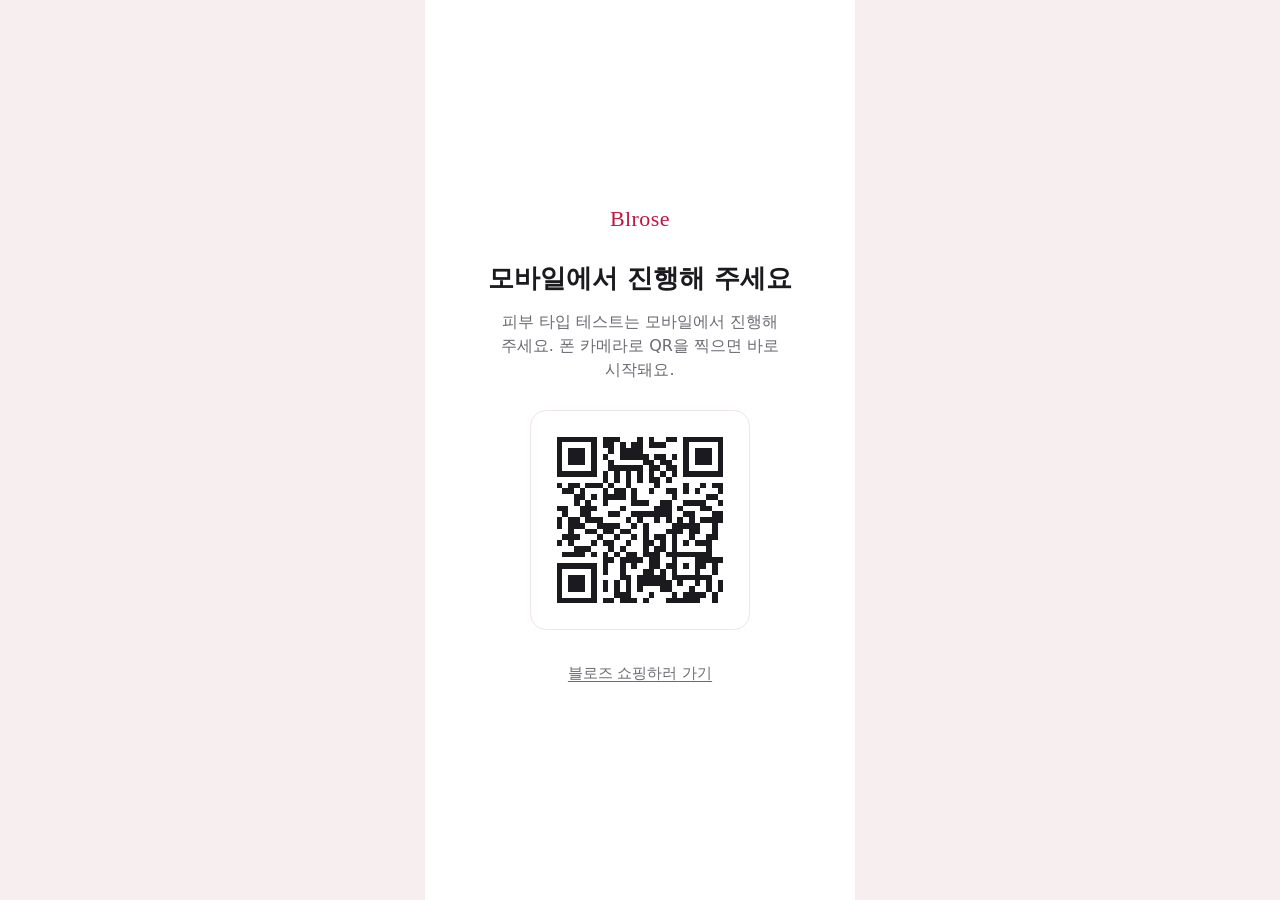
<file: index.html>
<!DOCTYPE html>
<html lang="ko">
<head>
<meta charset="utf-8">
<meta name="robots" content="noindex">
<title>블로즈 피부 타입 테스트</title>
<script>location.replace('skintest/' + location.search + location.hash);</script>
<noscript><meta http-equiv="refresh" content="0; url=skintest/"></noscript>
</head>
<body><a href="skintest/">피부 타입 테스트로 이동</a></body>
</html>
</file>
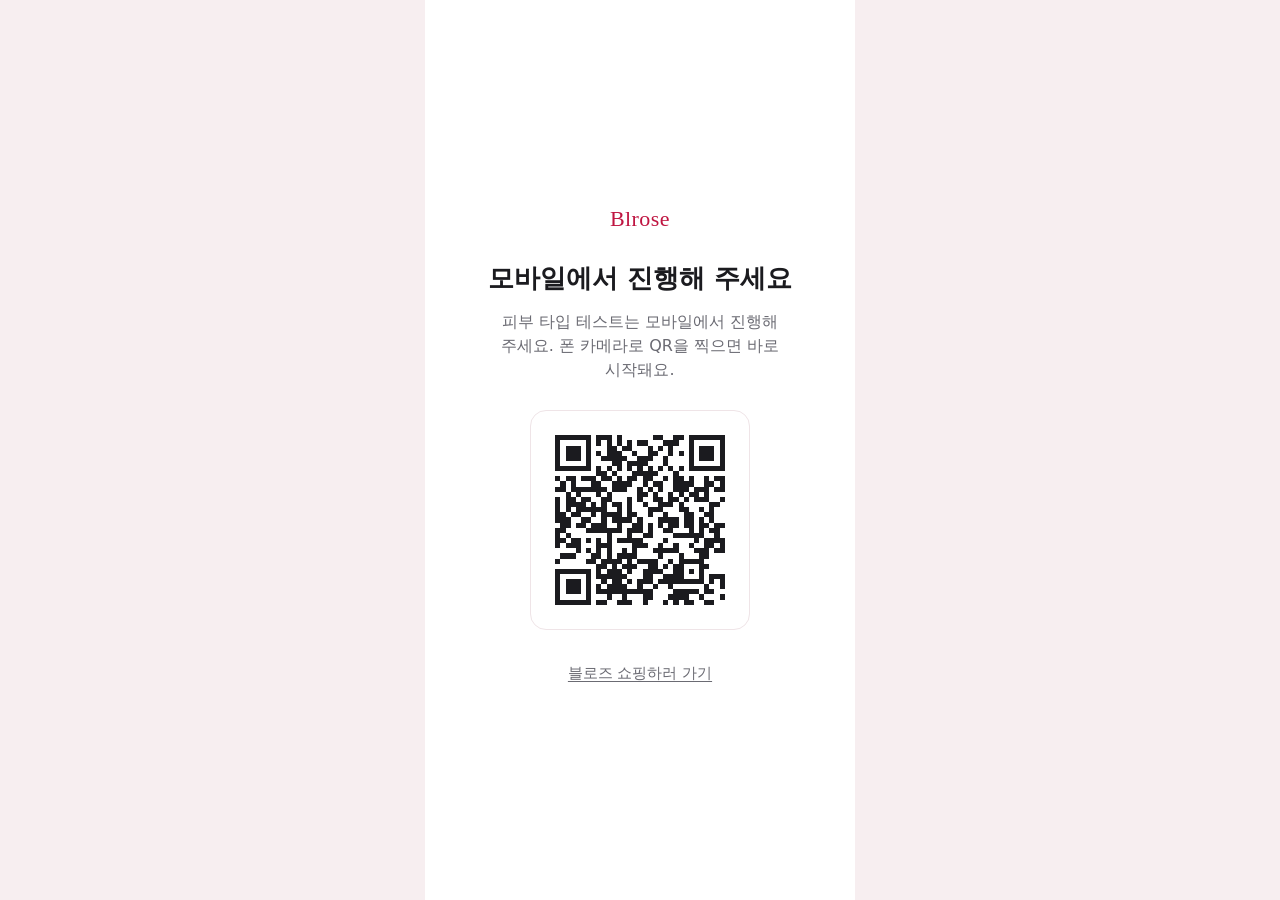
<file: skintest/index.html>
<!DOCTYPE html>
<html lang="ko">
<head>
<meta charset="utf-8">
<meta name="viewport" content="width=device-width, initial-scale=1, viewport-fit=cover">
<title>피부 타입 테스트 | 블로즈 BLROSE</title>
<meta name="description" content="내 피부 타입, 30초 테스트로 알아보세요. 10개 질문으로 피부 타입과 맞춤 루틴을 알려드려요.">
<meta name="robots" content="noindex">
<meta name="theme-color" content="#ffffff">
<meta name="format-detection" content="telephone=no">
<meta property="og:title" content="블로즈 피부 타입 테스트">
<meta property="og:description" content="내 피부 타입, 30초 테스트로 알아보세요">
<link rel="stylesheet" href="css/skintest.css?v=0.1.1">
</head>
<body>

<!-- 카페24 로그인 상태 모듈: 로그인했을 때만 아래 표시가 페이지에 남는다.
     (시제품 환경에서는 이 표시를 무시하고 ?login=1 로 판별한다) -->
<div module="Layout_stateLogon" hidden><span id="skintest-logon-flag"></span></div>

<div id="app" class="app">

  <!-- ───────── S0 PC 안내 ───────── -->
  <section id="s0" class="screen screen--pc" aria-labelledby="s0-title">
    <div class="pc-card">
      <p class="wordmark" data-wordmark>Blrose</p>
      <h1 id="s0-title" class="pc-title">모바일에서 진행해 주세요</h1>
      <p class="pc-desc" data-copy="pcGuide"></p>
      <div id="qr-box" class="qr-box" role="img" aria-label="현재 주소 QR코드"></div>
      <a class="text-link" data-shop-link href="https://blrose.co.kr/">블로즈 쇼핑하러 가기</a>
    </div>
  </section>

  <!-- ───────── S1 인트로 ───────── -->
  <section id="s1" class="screen" aria-labelledby="s1-title">
    <header class="topbar"><p class="wordmark" data-wordmark>Blrose</p></header>
    <div class="intro">
      <p class="eyebrow">SKIN TYPE TEST</p>
      <h1 id="s1-title" class="headline">내 피부 타입,<br><em>30초</em>면 알 수 있어요</h1>
      <p class="lead">10개 질문에 답하면 피부 타입과<br>나에게 맞는 스킨케어 루틴을 알려드려요.</p>
      <ul class="meta-chips">
        <li>문항 10개</li>
        <li>약 30초</li>
        <li>사진 체크는 선택</li>
      </ul>
      <div class="intro-art" aria-hidden="true">
        <svg viewBox="0 0 200 200"><circle cx="100" cy="100" r="88" fill="#FBEFF2"/><path d="M100 38C100 38 58 88 58 118a42 42 0 0 0 84 0C142 88 100 38 100 38Z" fill="#fff" stroke="#BF1541" stroke-width="4"/><path d="M82 122a18 18 0 0 0 18 18" fill="none" stroke="#E5BCC8" stroke-width="5" stroke-linecap="round"/><circle cx="150" cy="62" r="7" fill="#E5BCC8"/><circle cx="46" cy="140" r="5" fill="#E5BCC8"/></svg>
      </div>
    </div>
    <div class="bottom">
      <button type="button" id="btn-start" class="btn btn--primary">테스트 시작</button>
      <button type="button" id="btn-last" class="text-link" hidden>지난 결과 다시 보기</button>
      <p class="disclaimer" data-copy="disclaimer"></p>
    </div>
  </section>

  <!-- ───────── S2 문진 ───────── -->
  <section id="s2" class="screen" aria-live="polite">
    <header class="topbar topbar--quiz">
      <button type="button" id="btn-back" class="icon-btn" aria-label="이전 문항">
        <svg viewBox="0 0 24 24" width="24" height="24"><path d="M15 5l-7 7 7 7" fill="none" stroke="currentColor" stroke-width="2" stroke-linecap="round" stroke-linejoin="round"/></svg>
      </button>
      <div class="progress" role="progressbar" aria-valuemin="1" aria-valuemax="10" aria-valuenow="1" id="progress">
        <div class="progress__bar" id="progress-bar"></div>
      </div>
      <p class="progress__count" id="progress-count">1/10</p>
    </header>
    <div class="quiz">
      <p class="quiz__no" id="q-no">Q1</p>
      <h2 class="quiz__text" id="q-text"></h2>
      <div class="options" id="q-options"></div>
    </div>
  </section>

  <!-- ───────── S3 사진(선택) ───────── -->
  <section id="s3" class="screen" aria-labelledby="s3-title">
    <!-- 3-1 안내 -->
    <div id="photo-intro" class="photo-step">
      <header class="topbar"><p class="wordmark" data-wordmark>Blrose</p><span class="badge">선택</span></header>
      <div class="photo-intro">
        <h2 id="s3-title" class="headline headline--sm">사진으로 한 번 더<br>체크할까요?</h2>
        <p class="lead">얼굴 사진으로 볼 붉은기·T존 윤기·톤을<br>참고 지표로 확인해요. 건너뛰어도 결과는 같아요.</p>
        <ul class="guide-list" aria-label="촬영 가이드">
          <li><span class="guide-ico" aria-hidden="true">☀</span><div><strong>밝은 곳에서 찍어 주세요</strong><small>창가나 조명 아래처럼 얼굴이 환하게 보이는 곳을 권장해요</small></div></li>
          <li><span class="guide-ico" aria-hidden="true">◎</span><div><strong>정면을 바라봐 주세요</strong><small>얼굴이 가이드 선 안에 들어오게 맞춰 주세요</small></div></li>
          <li><span class="guide-ico" aria-hidden="true">✦</span><div><strong>맨얼굴을 권장해요</strong><small>화장을 한 상태에서는 지표가 다르게 나올 수 있어요</small></div></li>
        </ul>
        <div class="notice notice--privacy">
          <svg viewBox="0 0 24 24" width="20" height="20" aria-hidden="true"><path d="M7 10V8a5 5 0 0 1 10 0v2M6 10h12v10H6z" fill="none" stroke="currentColor" stroke-width="2" stroke-linejoin="round"/></svg>
          <p><strong data-copy="photoPrivacy"></strong><br>서버로 보내지 않고, 분석이 끝나면 바로 지워요.</p>
        </div>
        <p class="hint">[촬영하기]를 누르면 카메라 사용 허용을 물어봐요. 카메라는 참고 지표를 확인하는 데만 쓰고, 촬영이 끝나면 바로 꺼져요.</p>
      </div>
      <div class="bottom">
        <button type="button" id="btn-photo" class="btn btn--primary">촬영하기</button>
        <button type="button" class="btn btn--ghost" data-photo-skip>건너뛰기</button>
      </div>
    </div>

    <!-- 3-2 카메라 -->
    <div id="photo-camera" class="photo-step photo-step--camera" hidden>
      <div class="camera">
        <video id="camera-video" playsinline muted autoplay></video>
        <svg class="camera__guide" viewBox="0 0 100 140" preserveAspectRatio="xMidYMid meet" aria-hidden="true">
          <ellipse cx="50" cy="64" rx="31" ry="42" fill="none" stroke="#fff" stroke-width="0.8" stroke-dasharray="3 2"/>
        </svg>
        <p class="camera__tip" id="camera-tip">밝은 곳에서, 얼굴을 선 안에 맞추고 정면을 바라봐 주세요</p>
        <p class="camera__privacy" data-copy="photoPrivacy"></p>
        <div class="camera__busy" id="camera-busy" hidden><span class="spinner"></span><p>참고 지표를 확인하고 있어요</p></div>
      </div>
      <div class="camera-controls">
        <p class="camera-msg" id="camera-msg" role="alert"></p>
        <button type="button" id="btn-shutter" class="shutter" aria-label="촬영"><span></span></button>
        <button type="button" class="text-link text-link--light" data-photo-skip>건너뛰기</button>
      </div>
    </div>

    <!-- 3-3 대체 촬영 (카메라가 열리지 않을 때) -->
    <div id="photo-file" class="photo-step" hidden>
      <header class="topbar"><p class="wordmark" data-wordmark>Blrose</p><span class="badge">선택</span></header>
      <div class="photo-intro">
        <h2 class="headline headline--sm">카메라를 바로 열 수 없어요</h2>
        <p class="lead">폰 기본 카메라로 찍어서 확인할 수 있어요.<br>밝은 곳에서 정면으로, 얼굴이 크게 나오게 찍어 주세요.</p>
        <div class="notice notice--privacy">
          <svg viewBox="0 0 24 24" width="20" height="20" aria-hidden="true"><path d="M7 10V8a5 5 0 0 1 10 0v2M6 10h12v10H6z" fill="none" stroke="currentColor" stroke-width="2" stroke-linejoin="round"/></svg>
          <p><strong data-copy="photoPrivacy"></strong></p>
        </div>
        <p class="camera-msg camera-msg--dark" id="file-msg" role="alert"></p>
        <div class="file-busy" id="file-busy" hidden><span class="spinner spinner--rose"></span><p>참고 지표를 확인하고 있어요</p></div>
      </div>
      <div class="bottom">
        <label class="btn btn--primary" id="file-label">
          폰 카메라로 찍기
          <input type="file" id="file-input" accept="image/*" capture="user" class="visually-hidden">
        </label>
        <button type="button" class="btn btn--ghost" data-photo-skip>건너뛰기</button>
      </div>
    </div>
  </section>

  <!-- ───────── S4 분석 중 ───────── -->
  <section id="s4" class="screen screen--center">
    <div class="loader" aria-hidden="true"><span></span><span></span><span></span></div>
    <p class="loader-text" role="status">피부 타입을 정리하고 있어요</p>
  </section>

  <!-- ───────── S5 무료 결과 ───────── -->
  <section id="s5" class="screen screen--result">
    <header class="topbar"><p class="wordmark" data-wordmark>Blrose</p></header>
    <div class="result-hero" data-result-hero></div>
    <div class="card" data-result-photo hidden></div>

    <h3 class="section-title">가입하면 볼 수 있어요</h3>
    <ul class="locked-list">
      <li class="locked"><span class="lock" aria-hidden="true"></span><div><strong>상세 리포트</strong><small>내 타입의 케어 방향과 집중 케어 포인트</small></div></li>
      <li class="locked"><span class="lock" aria-hidden="true"></span><div><strong>아침·저녁 맞춤 루틴</strong><small>내 타입에 맞는 사용 순서와 추천 제품</small></div></li>
      <li class="locked"><span class="lock" aria-hidden="true"></span><div><strong>신규가입 <span data-coupon="amount"></span> 쿠폰</strong><small><span data-coupon="condition"></span> · <span data-coupon="period"></span></small></div></li>
    </ul>

    <div class="sub-actions">
      <button type="button" class="btn btn--ghost" data-share>결과 공유</button>
      <a class="text-link" id="link-member" href="#">이미 회원이에요</a>
      <button type="button" class="text-link" data-retry>다시 하기</button>
    </div>
    <p class="disclaimer" data-copy="disclaimer"></p>

    <div class="sticky-cta">
      <a id="btn-signup" class="btn btn--primary" href="#">가입하고 전체 결과 보기</a>
    </div>
  </section>

  <!-- ───────── S6 전체 결과 ───────── -->
  <section id="s6" class="screen screen--result">
    <header class="topbar"><p class="wordmark" data-wordmark>Blrose</p></header>
    <div class="coupon-banner" id="coupon-banner" hidden></div>
    <div class="result-hero" data-result-hero></div>
    <div class="card" data-result-photo hidden></div>

    <h3 class="section-title">상세 리포트</h3>
    <div class="card" id="report"></div>

    <h3 class="section-title">맞춤 루틴</h3>
    <ol class="routine" id="routine"></ol>

    <h3 class="section-title">추천 제품</h3>
    <div class="products" id="products"></div>
    <div id="set-card"></div>

    <div class="sub-actions">
      <button type="button" class="btn btn--ghost" data-share>결과 공유</button>
      <button type="button" class="text-link" data-retry>다시 하기</button>
    </div>
    <p class="disclaimer" data-copy="disclaimer"></p>
  </section>

  <!-- ───────── 공유 링크로 들어온 사람 ───────── -->
  <section id="s-share" class="screen screen--result">
    <header class="topbar"><p class="wordmark" data-wordmark>Blrose</p></header>
    <p class="eyebrow eyebrow--center">친구의 피부 타입</p>
    <div class="result-hero" id="share-hero"></div>
    <div class="bottom">
      <p class="lead lead--center">내 피부 타입도 30초면 알 수 있어요</p>
      <button type="button" id="btn-share-start" class="btn btn--primary">나도 해보기</button>
      <p class="disclaimer" data-copy="disclaimer"></p>
    </div>
  </section>

</div>

<div id="toast" class="toast" role="status" aria-live="polite"></div>

<script src="js/config.js?v=0.1.1"></script>
<script src="js/pixel.js?v=0.1.1"></script>
<script src="js/photo.js?v=0.1.1"></script>
<script src="js/qr.js?v=0.1.1"></script>
<script src="js/app.js?v=0.1.1"></script>
</body>
</html>
</file>
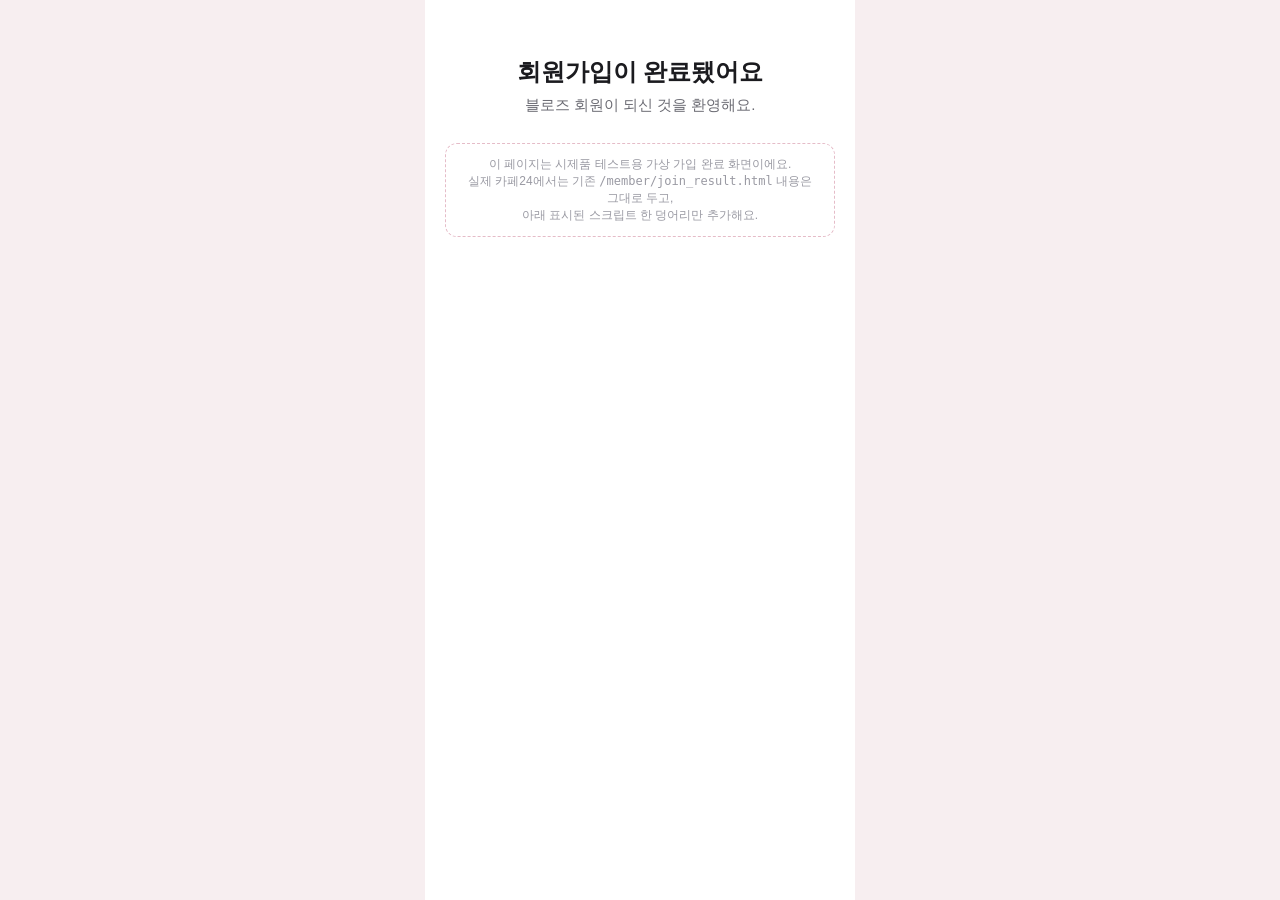
<file: member/join_result.html>
<!DOCTYPE html>
<html lang="ko">
<head>
<meta charset="utf-8">
<meta name="viewport" content="width=device-width, initial-scale=1">
<meta name="robots" content="noindex">
<title>회원가입 완료 (시제품용 가상 페이지)</title>
<style>
  body { margin: 0; font-family: Pretendard, "Apple SD Gothic Neo", "Noto Sans KR", "Malgun Gothic", sans-serif; background: #F7EEF0; color: #1B1B1F; word-break: keep-all; }
  .mock { max-width: 430px; min-height: 100vh; margin: 0 auto; background: #fff; padding: 56px 20px; text-align: center; box-sizing: border-box; }
  .mock h1 { font-size: 24px; margin: 0 0 8px; }
  .mock p { margin: 0; color: #6B6B73; font-size: 15px; }
  .mock .note { margin-top: 28px; font-size: 12px; color: #9A9AA3; border: 1px dashed #E5BCC8; border-radius: 12px; padding: 12px; }
</style>
</head>
<body>
<div class="mock">
  <h1>회원가입이 완료됐어요</h1>
  <p>블로즈 회원이 되신 것을 환영해요.</p>
  <p class="note">이 페이지는 시제품 테스트용 가상 가입 완료 화면이에요.<br>실제 카페24에서는 기존 <code>/member/join_result.html</code> 내용은 그대로 두고,<br>아래 표시된 스크립트 한 덩어리만 추가해요.</p>

<!-- ▼▼▼ 블로즈 피부 타입 테스트: 가입 완료 후 결과로 돌아가기 — 여기부터 ▼▼▼
     카페24 /member/join_result.html 맨 아래에 이 덩어리만 그대로 추가한다. -->
<div id="skintest-return" style="display:none;margin:28px auto 0;max-width:390px;padding:22px 18px;border:1px solid #EFE4E7;border-radius:16px;background:#FBEFF2;text-align:center;font-family:inherit;">
  <p style="margin:0 0 4px;font-size:17px;font-weight:700;color:#1B1B1F;">피부 타입 테스트 결과가 준비됐어요</p>
  <p style="margin:0 0 14px;font-size:13.5px;color:#6B6B73;">상세 리포트와 맞춤 루틴을 확인해 보세요.</p>
  <a id="skintest-return-btn" href="/skintest/?unlock=1&amp;joined=1" style="display:flex;align-items:center;justify-content:center;min-height:56px;border-radius:14px;background:#BF1541;color:#fff;font-size:17px;font-weight:700;text-decoration:none;">내 피부 결과 보러 가기</a>
  <p id="skintest-return-auto" style="margin:10px 0 0;font-size:12.5px;color:#9A9AA3;">잠시 후 자동으로 이동해요</p>
</div>
<script>
(function () {
  var KEY = 'blrose_skintest';
  var isCafe24 = /(^|\.)blrose\.co\.kr$/i.test(location.hostname);
  /* 시제품(깃허브 페이지·로컬)에서는 상대 경로 + ?login=1 로 로그인 상태를 흉내 낸다 */
  var TARGET = isCafe24 ? '/skintest/?unlock=1&joined=1' : '../skintest/?unlock=1&joined=1&login=1';
  /* 카페24 메타 연동이 CompleteRegistration 을 이미 보내면 false 로 둔다 (중복 집계 방지) */
  var SEND_COMPLETE_REGISTRATION = false;

  var raw = null;
  try { raw = localStorage.getItem(KEY); } catch (e) {}
  if (!raw) {
    var m = document.cookie.match(new RegExp('(?:^|; )' + KEY + '=([^;]*)'));
    if (m) { try { raw = decodeURIComponent(m[1]); } catch (e) {} }
  }
  if (!raw) return;                       // 테스트를 하지 않고 가입한 사람에게는 아무것도 보여주지 않는다
  var result;
  try { result = JSON.parse(raw); } catch (e) { return; }
  if (!result || !result.type) return;

  if (SEND_COMPLETE_REGISTRATION && window.fbq) {
    window.fbq('track', 'CompleteRegistration', { skin_type: result.type, content_name: 'skintest' });
  }

  var box = document.getElementById('skintest-return');
  document.getElementById('skintest-return-btn').href = TARGET;
  box.style.display = 'block';

  /* 자동 이동은 한 번만 (뒤로가기로 돌아왔을 때 다시 튕기지 않게) */
  var moved = null;
  try { moved = sessionStorage.getItem(KEY + '_returned'); } catch (e) {}
  if (moved) { document.getElementById('skintest-return-auto').style.display = 'none'; return; }
  try { sessionStorage.setItem(KEY + '_returned', '1'); } catch (e) {}
  setTimeout(function () { location.href = TARGET; }, 2000);
})();
</script>
<!-- ▲▲▲ 블로즈 피부 타입 테스트 — 여기까지 ▲▲▲ -->

</div>
</body>
</html>
</file>
<file: skintest/css/skintest.css>
/* 블로즈 피부 타입 테스트 — 모바일 스타일 (기준 폭 360~430px) */
:root {
  --rose: #BF1541;
  --rose-dark: #9E0F35;
  --pink: #E5BCC8;
  --pink-soft: #FBEFF2;
  --ink: #1B1B1F;
  --gray: #6B6B73;
  --gray-light: #9A9AA3;
  --line: #EFE4E7;
  --bg: #FFFFFF;
  --radius: 16px;
  --safe-b: env(safe-area-inset-bottom, 0px);
}

*, *::before, *::after { box-sizing: border-box; }
html { -webkit-text-size-adjust: 100%; }
body {
  margin: 0;
  background: #F7EEF0;
  color: var(--ink);
  font-family: "Pretendard Variable", Pretendard, "Sandoll Gothic Neo", "Apple SD Gothic Neo", "Noto Sans KR", "Malgun Gothic", system-ui, sans-serif;
  font-size: 16px;
  line-height: 1.5;
  word-break: keep-all;
  -webkit-font-smoothing: antialiased;
  -webkit-tap-highlight-color: transparent;
}
h1, h2, h3, p, ul, ol { margin: 0; padding: 0; }
ul, ol { list-style: none; }
button { font: inherit; color: inherit; background: none; border: 0; padding: 0; cursor: pointer; }
a { color: inherit; }
[hidden] { display: none !important; }
.visually-hidden { position: absolute; width: 1px; height: 1px; overflow: hidden; clip: rect(0 0 0 0); white-space: nowrap; }

.app {
  max-width: 430px;
  min-height: 100vh;
  min-height: 100dvh;
  margin: 0 auto;
  background: var(--bg);
  position: relative;
}

/* 화면 전환 */
.screen { display: none; min-height: 100vh; min-height: 100dvh; flex-direction: column; padding: 0 20px; }
.screen.is-active { display: flex; animation: fade .25s ease; }
.screen--center { align-items: center; justify-content: center; text-align: center; }
@keyframes fade { from { opacity: 0; transform: translateY(6px); } to { opacity: 1; transform: none; } }
@media (prefers-reduced-motion: reduce) { .screen.is-active { animation: none; } }

/* 공통 */
.topbar { display: flex; align-items: center; justify-content: center; height: 56px; position: relative; flex-shrink: 0; }
.wordmark { font-family: Georgia, "Times New Roman", serif; font-size: 22px; letter-spacing: .02em; color: var(--rose); }
.badge { position: absolute; right: 0; font-size: 12px; font-weight: 600; color: var(--rose); background: var(--pink-soft); border-radius: 999px; padding: 4px 10px; }
.eyebrow { font-size: 12px; font-weight: 700; letter-spacing: .18em; color: var(--rose); }
.eyebrow--center { text-align: center; margin-top: 8px; }
.headline { font-size: 30px; line-height: 1.3; font-weight: 700; letter-spacing: -.02em; margin-top: 10px; }
.headline em { font-style: normal; color: #fff; background: var(--rose); border-radius: 8px; padding: 0 8px; }
.headline--sm { font-size: 26px; margin-top: 4px; }
.lead { margin-top: 14px; color: var(--gray); font-size: 15.5px; }
.lead--center { text-align: center; margin: 0 0 14px; }
.hint { margin-top: 14px; font-size: 13px; color: var(--gray-light); }
.disclaimer { margin-top: 16px; font-size: 12px; line-height: 1.55; color: var(--gray-light); text-align: center; }
.section-title { margin: 32px 0 12px; font-size: 18px; font-weight: 700; }

.btn {
  display: flex; align-items: center; justify-content: center;
  width: 100%; min-height: 56px; padding: 0 20px;
  border-radius: 14px; font-size: 17px; font-weight: 700; text-decoration: none; text-align: center;
  transition: transform .1s ease, background .15s ease;
}
.btn:active { transform: scale(.985); }
.btn--primary { background: var(--rose); color: #fff; }
.btn--primary:active { background: var(--rose-dark); }
.btn--ghost { background: #fff; color: var(--ink); border: 1px solid var(--line); margin-top: 10px; }
.btn[disabled] { opacity: .5; }
.text-link { display: inline-flex; align-items: center; justify-content: center; min-height: 48px; padding: 0 12px; font-size: 14.5px; color: var(--gray); text-decoration: underline; text-underline-offset: 3px; }
.text-link--light { color: #fff; }
.icon-btn { width: 48px; height: 48px; display: inline-flex; align-items: center; justify-content: center; margin-left: -12px; color: var(--ink); }

.bottom { margin-top: auto; padding: 20px 0 calc(20px + var(--safe-b)); display: flex; flex-direction: column; align-items: center; }

.card { border: 1px solid var(--line); border-radius: var(--radius); padding: 18px; background: #fff; }

/* S0 PC 안내 */
.screen--pc { align-items: center; justify-content: center; text-align: center; }
.pc-card { padding: 40px 12px; }
.pc-title { margin-top: 24px; font-size: 26px; font-weight: 700; }
.pc-desc { margin: 12px auto 0; max-width: 300px; color: var(--gray); }
.qr-box { width: 220px; height: 220px; margin: 28px auto 20px; padding: 14px; border: 1px solid var(--line); border-radius: var(--radius); background: #fff; }
.qr-box svg, .qr-box canvas { width: 100%; height: 100%; display: block; }

/* S1 인트로 */
.intro { padding-top: 18px; }
.meta-chips { display: flex; flex-wrap: wrap; gap: 8px; margin-top: 20px; }
.meta-chips li { font-size: 13px; font-weight: 600; color: var(--rose); background: var(--pink-soft); border-radius: 999px; padding: 6px 12px; }
.intro-art { margin: 20px auto 0; width: min(52vw, 200px); }
.intro-art svg { width: 100%; height: auto; display: block; }

/* S2 문진 */
.topbar--quiz { justify-content: flex-start; gap: 8px; }
.progress { flex: 1; height: 6px; background: var(--pink-soft); border-radius: 999px; overflow: hidden; }
.progress__bar { height: 100%; width: 10%; background: var(--rose); border-radius: 999px; transition: width .3s ease; }
.progress__count { min-width: 44px; text-align: right; font-size: 14px; font-weight: 600; color: var(--gray); font-variant-numeric: tabular-nums; }
.quiz { padding-top: 28px; }
.quiz__no { font-size: 14px; font-weight: 700; color: var(--rose); letter-spacing: .06em; }
.quiz__text { margin-top: 8px; font-size: 24px; line-height: 1.38; font-weight: 700; letter-spacing: -.02em; min-height: 2.76em; }
.options { margin-top: 24px; display: grid; gap: 12px; padding-bottom: calc(24px + var(--safe-b)); }
.option {
  width: 100%; min-height: 60px; padding: 14px 18px; text-align: left;
  border: 1.5px solid var(--line); border-radius: 14px; background: #fff;
  font-size: 16.5px; font-weight: 500; line-height: 1.4;
  transition: border-color .12s ease, background .12s ease;
}
.option.is-selected { border-color: var(--rose); background: var(--pink-soft); color: var(--rose-dark); font-weight: 700; }

/* S3 사진 */
.photo-step { display: flex; flex-direction: column; flex: 1; min-height: 100vh; min-height: 100dvh; }
.photo-intro { padding-top: 12px; }
.guide-list { margin-top: 22px; display: grid; gap: 10px; }
.guide-list li { display: flex; gap: 12px; align-items: flex-start; padding: 14px; border-radius: 14px; background: var(--pink-soft); }
.guide-ico { flex: 0 0 32px; height: 32px; border-radius: 50%; background: #fff; color: var(--rose); display: flex; align-items: center; justify-content: center; font-size: 16px; }
.guide-list strong { display: block; font-size: 15.5px; }
.guide-list small { display: block; margin-top: 2px; font-size: 13px; color: var(--gray); }
.notice { display: flex; gap: 10px; align-items: flex-start; margin-top: 14px; padding: 14px; border: 1px solid var(--line); border-radius: 14px; font-size: 13.5px; color: var(--gray); }
.notice svg { flex-shrink: 0; color: var(--rose); margin-top: 1px; }
.notice strong { color: var(--ink); font-size: 14.5px; }

.photo-step--camera { margin: 0 -20px; background: #111; color: #fff; }
.camera { position: relative; flex: 1; min-height: 0; overflow: hidden; background: #000; }
.camera video { position: absolute; inset: 0; width: 100%; height: 100%; object-fit: cover; transform: scaleX(-1); }
.camera__guide { position: absolute; inset: 0; width: 100%; height: 100%; pointer-events: none; filter: drop-shadow(0 0 2px rgba(0,0,0,.5)); }
.camera__tip, .camera__privacy { position: absolute; left: 16px; right: 16px; text-align: center; text-shadow: 0 1px 3px rgba(0,0,0,.7); }
.camera__tip { top: calc(14px + env(safe-area-inset-top, 0px)); font-size: 15px; font-weight: 600; }
.camera__privacy { bottom: 12px; font-size: 13px; background: rgba(0,0,0,.45); border-radius: 999px; padding: 6px 12px; width: fit-content; margin: 0 auto; text-shadow: none; }
.camera__busy { position: absolute; inset: 0; display: flex; flex-direction: column; gap: 14px; align-items: center; justify-content: center; background: rgba(0,0,0,.6); font-size: 15px; }
.camera-controls { flex-shrink: 0; padding: 12px 20px calc(12px + var(--safe-b)); display: flex; flex-direction: column; align-items: center; gap: 6px; }
.camera-msg { min-height: 22px; font-size: 15px; font-weight: 600; color: #FFD3DD; text-align: center; }
.camera-msg--dark { color: var(--rose); margin-top: 16px; }
.shutter { width: 72px; height: 72px; border-radius: 50%; border: 4px solid #fff; display: flex; align-items: center; justify-content: center; }
.shutter span { width: 56px; height: 56px; border-radius: 50%; background: #fff; transition: transform .1s; }
.shutter:active span { transform: scale(.9); }
.shutter[disabled] { opacity: .4; }
.file-busy { display: flex; gap: 10px; align-items: center; justify-content: center; margin-top: 18px; font-size: 14.5px; color: var(--gray); }

.spinner { width: 28px; height: 28px; border-radius: 50%; border: 3px solid rgba(255,255,255,.35); border-top-color: #fff; animation: spin .8s linear infinite; }
.spinner--rose { border-color: var(--pink); border-top-color: var(--rose); width: 22px; height: 22px; }
@keyframes spin { to { transform: rotate(360deg); } }

/* S4 분석 중 */
.loader { display: flex; gap: 10px; }
.loader span { width: 14px; height: 14px; border-radius: 50%; background: var(--rose); animation: bounce 1s ease-in-out infinite; }
.loader span:nth-child(2) { animation-delay: .15s; background: #D9567A; }
.loader span:nth-child(3) { animation-delay: .3s; background: var(--pink); }
@keyframes bounce { 0%, 80%, 100% { transform: translateY(0); opacity: .6; } 40% { transform: translateY(-12px); opacity: 1; } }
.loader-text { margin-top: 24px; font-size: 18px; font-weight: 600; }

/* S5·S6 결과 */
.screen--result { padding-bottom: calc(24px + var(--safe-b)); }
#s5.screen--result { padding-bottom: calc(108px + var(--safe-b)); }
.result-hero { margin-top: 4px; padding: 28px 20px 24px; border-radius: 22px; background: linear-gradient(180deg, var(--pink-soft), #fff 140%); border: 1px solid var(--line); text-align: center; }
.result-hero__label { font-size: 14px; color: var(--gray); }
.result-hero__icon { width: 72px; height: 72px; margin: 14px auto 10px; }
.result-hero__icon svg { width: 100%; height: 100%; display: block; }
.result-hero__type { font-size: 34px; font-weight: 800; letter-spacing: -.02em; color: var(--rose); }
.result-hero__tag { display: inline-block; margin-top: 8px; font-size: 13px; font-weight: 700; color: var(--rose-dark); background: #fff; border: 1px solid var(--pink); border-radius: 999px; padding: 4px 12px; }
.result-hero__line { margin-top: 12px; font-size: 16px; font-weight: 500; }
.features { margin-top: 18px; display: flex; flex-wrap: wrap; gap: 8px; justify-content: center; }
.features li { font-size: 14px; font-weight: 600; background: #fff; border: 1px solid var(--line); border-radius: 999px; padding: 7px 13px; }

.card[data-result-photo] { margin-top: 14px; }
.metrics__title { font-size: 15px; font-weight: 700; }
.metrics { margin-top: 10px; display: grid; gap: 8px; }
.metrics li { display: flex; justify-content: space-between; gap: 12px; font-size: 14.5px; padding: 10px 12px; background: var(--pink-soft); border-radius: 10px; }
.metrics li b { color: var(--rose-dark); font-weight: 700; text-align: right; }
.metrics__caveat { margin-top: 10px; font-size: 12.5px; color: var(--gray-light); }
.metrics__dev { margin-top: 8px; font: 11px/1.5 ui-monospace, Consolas, monospace; color: var(--gray); white-space: pre-wrap; }

.locked-list { display: grid; gap: 10px; }
.locked { display: flex; align-items: center; gap: 14px; padding: 16px; border: 1px dashed var(--pink); border-radius: var(--radius); background: #FFFAFB; }
.locked strong { display: block; font-size: 15.5px; }
.locked small { display: block; margin-top: 2px; font-size: 13px; color: var(--gray); }
.lock { flex: 0 0 36px; height: 36px; border-radius: 50%; background: var(--pink-soft); position: relative; }
.lock::before { content: ""; position: absolute; left: 12px; top: 17px; width: 12px; height: 9px; border-radius: 2px; background: var(--rose); }
.lock::after { content: ""; position: absolute; left: 14px; top: 10px; width: 8px; height: 9px; border: 2px solid var(--rose); border-bottom: 0; border-radius: 5px 5px 0 0; }

.sub-actions { margin-top: 24px; display: flex; flex-direction: column; align-items: center; }
.sub-actions .btn--ghost { margin-top: 0; }
.sticky-cta { position: fixed; left: 50%; bottom: 0; transform: translateX(-50%); width: 100%; max-width: 430px; padding: 12px 20px calc(12px + var(--safe-b)); background: linear-gradient(180deg, rgba(255,255,255,0), #fff 28%); z-index: 5; }
.sticky-cta .btn { box-shadow: 0 6px 18px rgba(191,21,65,.28); }

.coupon-banner { margin: 0 0 12px; padding: 14px 16px; border-radius: 14px; background: var(--rose); color: #fff; font-size: 14.5px; font-weight: 700; text-align: center; }
.report p + p { margin-top: 10px; }
.report__focus { margin-top: 16px; padding: 14px; border-radius: 12px; background: var(--pink-soft); }
.report__focus b { display: block; font-size: 13px; color: var(--rose); letter-spacing: .02em; margin-bottom: 4px; }
.report__extra { margin-top: 12px; padding-left: 12px; border-left: 3px solid var(--pink); font-size: 14.5px; color: var(--gray); }

.routine { display: grid; gap: 10px; }
.routine li { display: flex; gap: 12px; align-items: center; padding: 14px 16px; border: 1px solid var(--line); border-radius: 14px; }
.routine__label { flex: 0 0 auto; min-width: 72px; font-size: 13px; font-weight: 700; color: var(--rose); }
.routine__text { font-size: 15.5px; font-weight: 600; }

.products { display: grid; gap: 12px; }
.products__common { padding: 12px 14px; border-radius: 12px; background: var(--pink-soft); font-size: 13.5px; color: var(--gray); }
.products__common b { display: block; margin-bottom: 2px; font-size: 12px; color: var(--rose); }
.product { display: grid; grid-template-columns: 88px 1fr; gap: 14px; align-items: center; padding: 14px; border: 1px solid var(--line); border-radius: var(--radius); }
.product__img { width: 88px; height: 88px; border-radius: 12px; background: var(--pink-soft); object-fit: cover; }
.product__rank { font-size: 12px; font-weight: 700; color: var(--rose); }
.product__rank--strong { display: inline-block; padding: 3px 9px; border-radius: 999px; background: var(--rose); color: #fff; }
.product__name { font-size: 16px; font-weight: 700; margin-top: 2px; }
.product__sub { font-size: 12.5px; color: var(--gray-light); }
.product__reason { margin-top: 4px; font-size: 13.5px; color: var(--gray); }
.product__btn { display: inline-flex; align-items: center; justify-content: center; margin-top: 8px; min-height: 48px; padding: 0 18px; border-radius: 10px; border: 1px solid var(--rose); color: var(--rose); font-size: 14px; font-weight: 700; text-decoration: none; }
.set-card { margin-top: 12px; padding: 18px; border-radius: var(--radius); background: var(--ink); color: #fff; display: grid; grid-template-columns: 72px 1fr; gap: 14px; align-items: center; }
.set-card img { width: 72px; height: 72px; border-radius: 12px; background: #2b2b31; }
.set-card__eyebrow { font-size: 12px; font-weight: 700; color: var(--pink); }
.set-card__name { font-size: 16.5px; font-weight: 700; margin-top: 2px; }
.set-card__sub { font-size: 13px; color: #c9c9d1; }
.set-card .product__btn { background: #fff; border-color: #fff; }

/* 토스트 */
.toast { position: fixed; left: 50%; bottom: calc(96px + var(--safe-b)); transform: translate(-50%, 12px); max-width: 86vw; padding: 12px 18px; border-radius: 12px; background: rgba(27,27,31,.92); color: #fff; font-size: 14.5px; text-align: center; opacity: 0; pointer-events: none; transition: opacity .2s, transform .2s; z-index: 20; }
.toast.is-show { opacity: 1; transform: translate(-50%, 0); }

@media (max-width: 359px) {
  .headline { font-size: 26px; }
  .quiz__text { font-size: 21px; }
}
</file>
